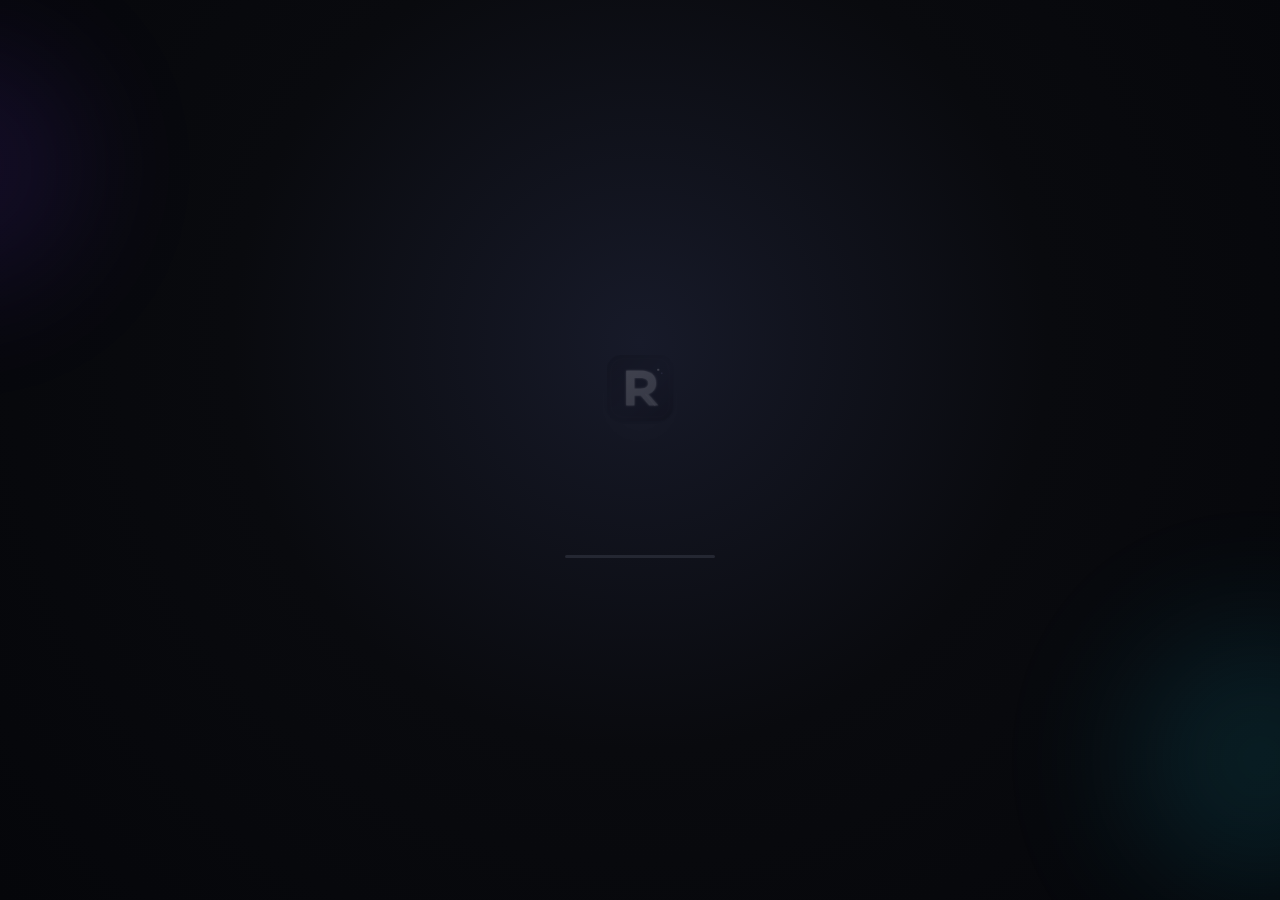
<file: index.html>
<!doctype html>
<html lang="en">
<head>
<meta charset="UTF-8">
<meta name="viewport" content="width=device-width,initial-scale=1,viewport-fit=cover">
<meta name="theme-color" content="#090a12">
<meta name="description" content="RAAZ — Your Chats Is Fully RAAZ">
<meta name="mobile-web-app-capable" content="yes">
<meta name="apple-mobile-web-app-capable" content="yes">
<meta name="apple-mobile-web-app-status-bar-style" content="black-translucent">
<link rel="icon" href="./icon.svg?v=15" type="image/svg+xml">
<link rel="apple-touch-icon" href="./icon-192.png?v=15">
<link rel="stylesheet" href="./style.css?v=15">
<link rel="manifest" href="./manifest.json?v=15">
<title>RAAZ — Your Chats Is Fully RAAZ</title>
</head>
<body>
<div id="splash" class="splash" aria-label="RAAZ loading">
  <div class="splash-orb orb-a"></div><div class="splash-orb orb-b"></div>
  <div class="splash-logo"><img src="./icon.svg?v=15" alt="RAAZ"></div>
  <div class="splash-title">RAAZ</div>
  <div class="splash-tagline">Your Chats Is Fully RAAZ</div>
  <div class="splash-line"><span></span></div>
</div>
<div id="app"></div>
<div id="toast-root" aria-live="polite"></div>
<script>
(async()=>{
  const v="15";
  if(localStorage.getItem("raaz-cache-clean")!==v){
    localStorage.setItem("raaz-cache-clean",v);
    try{const ks=await caches.keys();await Promise.all(ks.map(k=>caches.delete(k)))}catch(e){}
    try{const regs=await navigator.serviceWorker?.getRegistrations?.();await Promise.all((regs||[]).map(r=>r.unregister()))}catch(e){}
    location.reload(); return;
  }
  window.addEventListener('load',()=>setTimeout(()=>document.getElementById('splash')?.classList.add('hide'),1400));
})();
</script>
<script type="module" src="./app.js?v=15"></script>
<script>window.addEventListener('load',()=>{if('serviceWorker' in navigator){navigator.serviceWorker.register('./sw.js?v=15').catch(()=>{})}})</script>
</body>
</html>
</file>
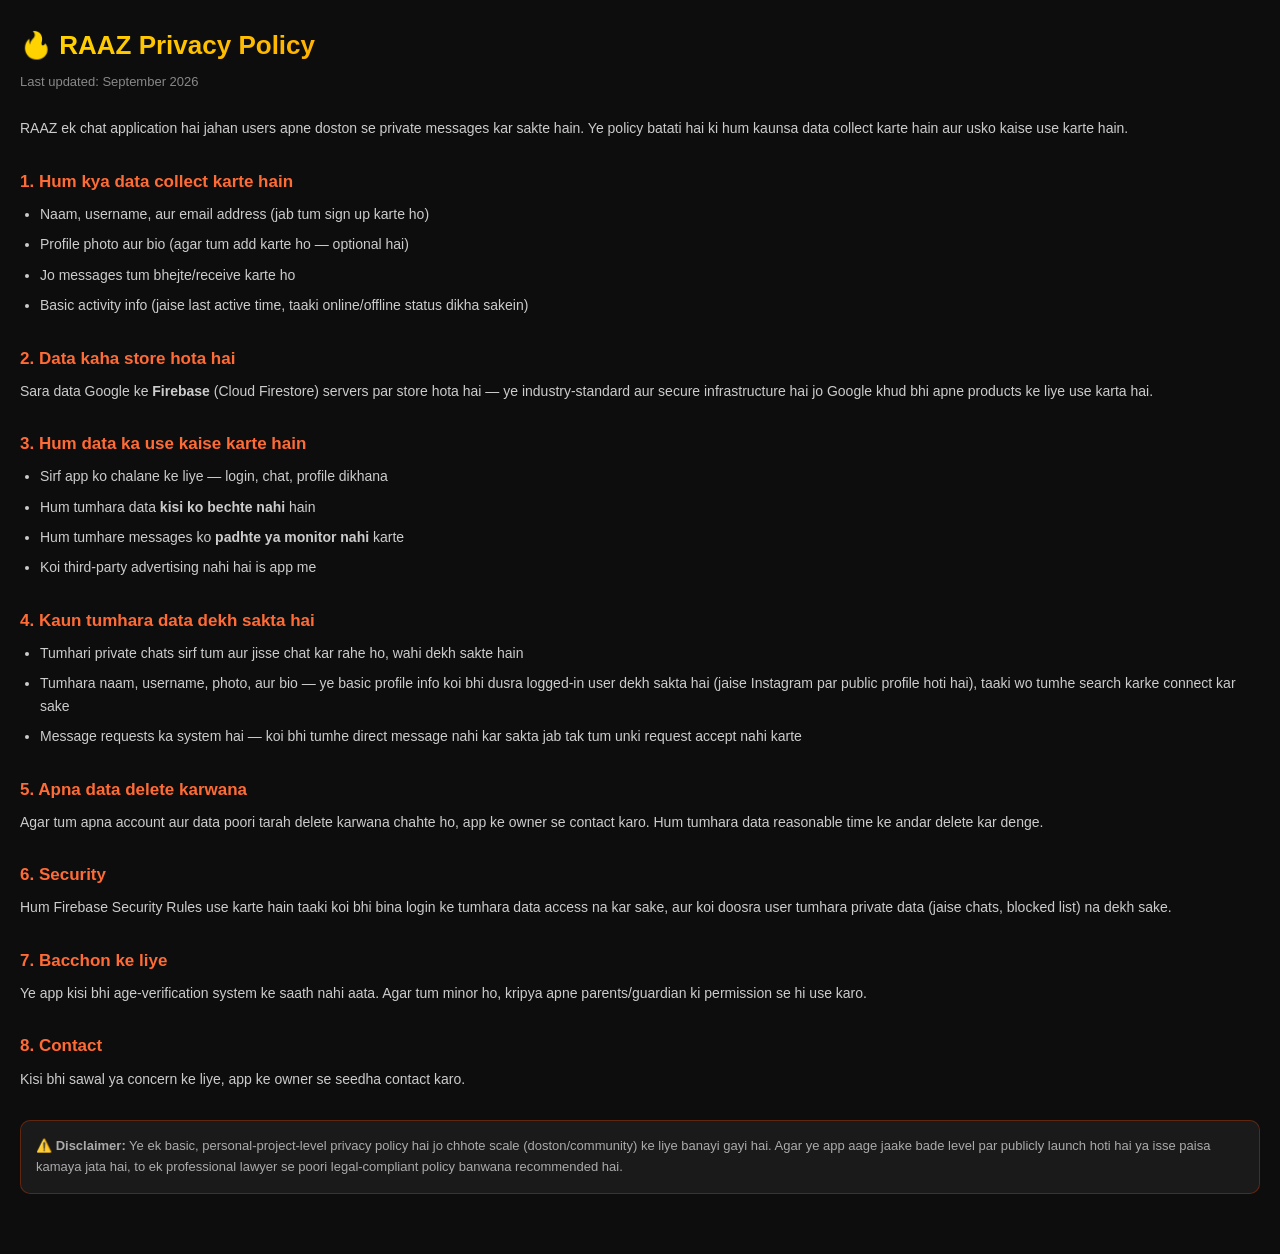
<file: privacy.html>
<!DOCTYPE html>
<html lang="hi">
<head>
<meta charset="UTF-8">
<meta name="viewport" content="width=device-width, initial-scale=1.0">
<title>Privacy Policy - RAAZ</title>
<style>
  * { box-sizing: border-box; margin: 0; padding: 0; font-family: 'Segoe UI', Arial, sans-serif; }
  body {
    background: #0d0d0d; color: #ddd; line-height: 1.6;
    padding: 25px 20px 60px;
  }
  h1 {
    background: linear-gradient(135deg, #FFD700, #FF4500);
    -webkit-background-clip: text; -webkit-text-fill-color: transparent;
    background-clip: text; font-size: 26px; margin-bottom: 5px;
  }
  .updated { color: #888; font-size: 13px; margin-bottom: 25px; }
  h2 {
    color: #FF6B35; font-size: 17px; margin-top: 28px; margin-bottom: 8px;
  }
  p, li { color: #ccc; font-size: 14px; margin-bottom: 8px; }
  ul { padding-left: 20px; margin-bottom: 10px; }
  .disclaimer {
    background: #1a1a1a; border: 1px solid rgba(255,69,0,0.3);
    border-radius: 10px; padding: 15px; margin-top: 30px; font-size: 13px; color: #aaa;
  }
  a { color: #FF6B35; }
</style>
</head>
<body>

  <h1>🔥 RAAZ Privacy Policy</h1>
  <p class="updated">Last updated: September 2026</p>

  <p>RAAZ ek chat application hai jahan users apne doston se private messages kar sakte hain. Ye policy batati hai ki hum kaunsa data collect karte hain aur usko kaise use karte hain.</p>

  <h2>1. Hum kya data collect karte hain</h2>
  <ul>
    <li>Naam, username, aur email address (jab tum sign up karte ho)</li>
    <li>Profile photo aur bio (agar tum add karte ho — optional hai)</li>
    <li>Jo messages tum bhejte/receive karte ho</li>
    <li>Basic activity info (jaise last active time, taaki online/offline status dikha sakein)</li>
  </ul>

  <h2>2. Data kaha store hota hai</h2>
  <p>Sara data Google ke <strong>Firebase</strong> (Cloud Firestore) servers par store hota hai — ye industry-standard aur secure infrastructure hai jo Google khud bhi apne products ke liye use karta hai.</p>

  <h2>3. Hum data ka use kaise karte hain</h2>
  <ul>
    <li>Sirf app ko chalane ke liye — login, chat, profile dikhana</li>
    <li>Hum tumhara data <strong>kisi ko bechte nahi</strong> hain</li>
    <li>Hum tumhare messages ko <strong>padhte ya monitor nahi</strong> karte</li>
    <li>Koi third-party advertising nahi hai is app me</li>
  </ul>

  <h2>4. Kaun tumhara data dekh sakta hai</h2>
  <ul>
    <li>Tumhari private chats sirf tum aur jisse chat kar rahe ho, wahi dekh sakte hain</li>
    <li>Tumhara naam, username, photo, aur bio — ye basic profile info koi bhi dusra logged-in user dekh sakta hai (jaise Instagram par public profile hoti hai), taaki wo tumhe search karke connect kar sake</li>
    <li>Message requests ka system hai — koi bhi tumhe direct message nahi kar sakta jab tak tum unki request accept nahi karte</li>
  </ul>

  <h2>5. Apna data delete karwana</h2>
  <p>Agar tum apna account aur data poori tarah delete karwana chahte ho, app ke owner se contact karo. Hum tumhara data reasonable time ke andar delete kar denge.</p>

  <h2>6. Security</h2>
  <p>Hum Firebase Security Rules use karte hain taaki koi bhi bina login ke tumhara data access na kar sake, aur koi doosra user tumhara private data (jaise chats, blocked list) na dekh sake.</p>

  <h2>7. Bacchon ke liye</h2>
  <p>Ye app kisi bhi age-verification system ke saath nahi aata. Agar tum minor ho, kripya apne parents/guardian ki permission se hi use karo.</p>

  <h2>8. Contact</h2>
  <p>Kisi bhi sawal ya concern ke liye, app ke owner se seedha contact karo.</p>

  <div class="disclaimer">
    ⚠️ <strong>Disclaimer:</strong> Ye ek basic, personal-project-level privacy policy hai jo chhote scale (doston/community) ke liye banayi gayi hai. Agar ye app aage jaake bade level par publicly launch hoti hai ya isse paisa kamaya jata hai, to ek professional lawyer se poori legal-compliant policy banwana recommended hai.
  </div>

</body>
</html>
</file>
<file: style.css>
:root{--bg:#090a0e;--panel:#111319;--panel2:#171922;--line:#292c36;--text:#f5f6f8;--muted:#9b9eaa;--accent:#fff;--danger:#ff5b69;--radius:20px}*{box-sizing:border-box}html,body{margin:0;min-height:100%;background:var(--bg);color:var(--text);font-family:Inter,system-ui,-apple-system,Segoe UI,Roboto,Arial,sans-serif}button,input,textarea{font:inherit}button{border:0;color:inherit;background:none;cursor:pointer}body{overflow-x:hidden}.app-shell{min-height:100vh}.topbar{position:sticky;top:0;z-index:20;height:68px;display:flex;align-items:center;justify-content:space-between;padding:10px 16px;background:rgba(9,10,14,.92);backdrop-filter:blur(18px);border-bottom:1px solid var(--line)}.brand{display:flex;flex-direction:column;text-align:left}.brand span{font-size:21px;font-weight:900;letter-spacing:.18em}.brand small{font-size:9px;color:var(--muted);margin-top:2px}.top-actions{display:flex;gap:8px}.icon-btn{width:42px;height:42px;border:1px solid var(--line);border-radius:14px;background:var(--panel);font-size:20px;position:relative}.badge{position:absolute;right:-3px;top:-5px;min-width:18px;padding:2px 5px;border-radius:10px;background:#fff;color:#111;font-size:10px;font-weight:800}.page{width:min(760px,100%);margin:auto;padding:14px 12px 100px}.bottom-nav{position:fixed;left:0;right:0;bottom:0;z-index:30;height:72px;display:flex;justify-content:space-around;align-items:center;background:rgba(12,13,17,.96);border-top:1px solid var(--line);padding-bottom:env(safe-area-inset-bottom)}.nav-item{display:flex;flex-direction:column;align-items:center;gap:4px;min-width:48px;color:var(--muted);font-size:10px}.nav-item b{font-size:22px;line-height:20px}.nav-item.active{color:#fff}.subbar{display:grid;grid-template-columns:44px 1fr 44px;align-items:center;margin:3px 0 16px}.subbar h2{text-align:center;font-size:18px;margin:0}.back{width:40px;height:40px;border:1px solid var(--line);border-radius:13px;background:var(--panel);font-size:31px;line-height:20px}.stories{display:flex;gap:11px;overflow:auto;padding:5px 2px 14px;scrollbar-width:none}.stories::-webkit-scrollbar{display:none}.story{width:68px;min-width:68px;display:flex;flex-direction:column;align-items:center;gap:6px}.story small{max-width:68px;overflow:hidden;text-overflow:ellipsis;white-space:nowrap;color:var(--muted);font-size:10px}.story.add span{width:54px;height:54px;border:1px dashed #555;border-radius:50%;display:grid;place-items:center;font-size:26px;background:var(--panel)}.avatar{width:42px;height:42px;border-radius:50%;background:linear-gradient(145deg,#eee,#5e616c);color:#111;display:grid;place-items:center;overflow:hidden;font-weight:900;flex:none}.avatar img{width:100%;height:100%;object-fit:cover}.avatar.lg{width:56px;height:56px;border:2px solid #fff}.avatar.xl{width:96px;height:96px;border:3px solid #fff}.filterbar{position:sticky;top:68px;z-index:10;display:flex;gap:8px;padding:9px 0;background:rgba(9,10,14,.94);backdrop-filter:blur(15px)}.filterbar button,.create-tabs button{padding:9px 15px;border-radius:12px;background:var(--panel);border:1px solid var(--line);color:var(--muted)}.filterbar button.active,.create-tabs button.active{background:#fff;color:#111;border-color:#fff}.feed{display:grid;gap:14px}.post-card{background:var(--panel);border:1px solid var(--line);border-radius:var(--radius);overflow:hidden}.post-head{display:flex;align-items:center;justify-content:space-between;padding:13px}.post-author{display:flex;align-items:center;gap:10px;text-align:left}.post-author span{display:flex;flex-direction:column}.post-author b{font-size:14px}.post-author small{font-size:10px;color:var(--muted);margin-top:2px}.more{color:var(--muted);font-weight:900}.post-text{padding:0 14px 12px;margin:0;line-height:1.45}.post-media{width:100%;max-height:620px;display:block;object-fit:cover;background:#050608}.post-actions{display:flex;align-items:center;gap:4px;padding:10px 12px 5px}.post-actions button{padding:7px 9px;border-radius:10px;color:#ddd}.post-actions button:hover{background:var(--panel2)}.post-meta{padding:0 14px 13px;color:var(--muted);font-size:11px}.auth-page{min-height:100vh;display:grid;place-items:center;padding:20px}.auth-card{width:min(590px,100%);padding:36px 28px;border:1px solid var(--line);border-radius:30px;background:radial-gradient(circle at top,#191b23,#0f1015 55%);box-shadow:0 20px 80px #0008;text-align:center}.logo-box{width:74px;height:74px;margin:auto;display:grid;place-items:center;border-radius:23px;background:#fff;color:#111;font-size:38px;font-weight:900}.auth-card h1{font-size:46px;letter-spacing:.22em;margin:16px 0 3px}.auth-card>p{color:var(--muted);margin:0 0 25px}.auth-tabs,.create-tabs{display:flex;gap:8px;background:#08090c;border-radius:15px;padding:5px;margin-bottom:18px}.auth-tabs button,.create-tabs button{flex:1;padding:12px;border-radius:11px;color:var(--muted)}.auth-tabs .selected{background:#1d1e24;color:#fff}.auth-card form,.composer{display:grid;gap:13px;text-align:left}.auth-card label{display:grid;gap:7px;color:var(--muted);font-size:13px}.auth-card input,.composer textarea,.search-box input,.message-form input{width:100%;background:#08090c;border:1px solid var(--line);border-radius:15px;color:#fff;padding:14px;outline:none}.auth-card input:focus,.composer textarea:focus,.search-box input:focus,.message-form input:focus{border-color:#777}.primary{background:#fff;color:#111!important;border-color:#fff!important}.wide{width:100%}.auth-card .primary,.composer .primary{padding:14px;border-radius:15px;font-weight:800}.link-btn{margin-top:12px;color:#bbb;text-decoration:underline}.security-note{font-size:11px!important;margin-top:22px!important}.search-box{display:flex;gap:8px;margin-bottom:15px}.search-box button{padding:0 15px;border:1px solid var(--line);border-radius:14px;background:#fff;color:#111;font-weight:700}.user-list,.chat-list,.notification-list,.settings-list{display:grid;gap:8px}.user-row,.chat-row,.notification,.settings-list button{display:flex;align-items:center;gap:12px;width:100%;padding:12px;border:1px solid var(--line);border-radius:16px;background:var(--panel);text-align:left}.user-row span,.chat-row span,.notification span{display:flex;flex-direction:column;min-width:0}.user-row b,.chat-row b,.notification b{font-size:14px}.user-row small,.chat-row small,.notification small{color:var(--muted);font-size:10px;margin-top:3px;white-space:nowrap;overflow:hidden;text-overflow:ellipsis}.user-row i,.chat-row i{margin-left:auto;color:var(--muted);font-size:11px;font-style:normal}.create-tabs{margin-bottom:15px}.composer{background:var(--panel);padding:15px;border:1px solid var(--line);border-radius:20px}.composer textarea{min-height:150px;resize:vertical}.file-pick{display:flex;align-items:center;justify-content:center;border:1px dashed #4b4d57;border-radius:14px;padding:15px;color:#ccc;cursor:pointer}.file-pick input{display:none}.hint{color:var(--muted);text-align:center}.reels-feed{display:grid;gap:15px}.reel-card{position:relative;border:1px solid var(--line);border-radius:20px;overflow:hidden;background:#000;min-height:450px}.reel-card video{width:100%;height:620px;max-height:75vh;object-fit:cover;display:block}.reel-overlay{position:absolute;left:0;right:0;bottom:0;padding:45px 16px 16px;background:linear-gradient(transparent,#000d)}.reel-overlay button{font-weight:900}.reel-overlay p{margin:8px 0}.reel-overlay span{font-size:11px;color:#ccc}.profile-head{text-align:center;background:var(--panel);border:1px solid var(--line);border-radius:24px;padding:24px}.profile-head>.avatar{margin:auto}.profile-head h2{margin:12px 0 2px}.profile-head>p{color:var(--muted);margin:3px}.profile-head .bio{max-width:520px;margin:12px auto}.profile-stats{display:grid;grid-template-columns:repeat(3,1fr);margin:20px 0;border-top:1px solid var(--line);border-bottom:1px solid var(--line);padding:15px 0}.profile-stats b{display:grid;font-size:18px}.profile-stats small{font-size:10px;color:var(--muted);font-weight:400}.profile-buttons{display:flex;justify-content:center;gap:8px}.profile-buttons button{padding:10px 17px;border:1px solid var(--line);border-radius:12px;background:var(--panel2)}.profile-tabs{display:flex;border-bottom:1px solid var(--line);margin:12px 0}.profile-tabs button{flex:1;padding:13px;color:var(--muted);border-bottom:2px solid transparent}.profile-tabs button.active{color:#fff;border-color:#fff}.media-grid{display:grid;grid-template-columns:repeat(3,1fr);gap:3px}.media-grid img,.media-grid video,.text-tile{width:100%;aspect-ratio:1;object-fit:cover;background:var(--panel2)}.text-tile{display:grid;place-items:center;padding:10px;font-size:12px;text-align:center}.analytics-grid{display:grid;grid-template-columns:repeat(2,1fr);gap:10px}.analytics-grid div{background:var(--panel);border:1px solid var(--line);border-radius:18px;padding:20px;text-align:center}.analytics-grid b{display:block;font-size:27px}.analytics-grid small{color:var(--muted)}.settings-list button{padding:16px}.messages{display:flex;flex-direction:column;gap:7px;min-height:calc(100vh - 220px);padding-bottom:10px}.message-wrap{display:flex;flex-direction:column;align-items:flex-start;max-width:82%}.message-wrap.mine{margin-left:auto;align-items:flex-end}.message{padding:10px 13px;border-radius:16px;background:var(--panel2);border:1px solid var(--line);line-height:1.35;word-break:break-word}.message-wrap.mine .message{background:#fff;color:#111;border-color:#fff}.message-time{font-size:9px;color:var(--muted);margin:3px 5px}.reply{display:block;padding:5px 7px;border-left:2px solid #777;margin-bottom:5px;color:#888}.message-form{position:fixed;bottom:72px;left:0;right:0;margin:auto;width:min(760px,100%);display:flex;gap:7px;padding:9px 12px;background:rgba(9,10,14,.96);border-top:1px solid var(--line);z-index:18}.message-form button{width:44px;border:1px solid var(--line);border-radius:13px}.message-form .send{background:#fff;color:#111}.typing-indicator{height:18px;color:var(--muted);font-size:10px;padding-left:8px}.empty,.muted-block,.center{text-align:center;color:var(--muted);padding:35px 12px}.spinner{width:28px;height:28px;border:3px solid #333;border-top-color:#fff;border-radius:50%;margin:0 auto 10px;animation:spin .8s linear infinite}@keyframes spin{to{transform:rotate(360deg)}}.toast{position:fixed;left:50%;bottom:88px;z-index:100;transform:translate(-50%,20px);opacity:0;background:#1e2027;border:1px solid #3a3d47;padding:12px 15px;border-radius:14px;max-width:calc(100% - 30px);font-size:13px;box-shadow:0 10px 40px #0008;transition:.2s}.toast.show{opacity:1;transform:translate(-50%,0)}.toast.error{border-color:#63323a}.toast.success{border-color:#526553}@media(min-width:800px){.bottom-nav{left:50%;right:auto;transform:translateX(-50%);width:760px;border-left:1px solid var(--line);border-right:1px solid var(--line);border-radius:20px 20px 0 0}.message-form{border-left:1px solid var(--line);border-right:1px solid var(--line)}}

/* V12 polish + entry animation */
.splash{position:fixed;inset:0;z-index:1000;display:grid;place-items:center;align-content:center;background:#07040d;overflow:hidden;transition:opacity .45s ease,visibility .45s ease}.splash.hide{opacity:0;visibility:hidden;pointer-events:none}.splash-orb{position:absolute;width:52vw;height:52vw;max-width:420px;max-height:420px;border-radius:50%;filter:blur(55px);opacity:.24;animation:orbFloat 4s ease-in-out infinite}.orb-a{background:#b52cff;transform:translate(-25%,-18%)}.orb-b{background:#ff36ce;transform:translate(25%,18%);animation-delay:-2s}.splash-logo{width:112px;height:112px;position:relative;z-index:1;border-radius:32px;padding:3px;box-shadow:0 0 55px #c23cff55;animation:logoIn .75s cubic-bezier(.2,.9,.2,1) both}.splash-logo img{width:100%;height:100%;display:block}.splash-title{position:relative;z-index:1;margin-top:24px;font-size:48px;font-weight:950;letter-spacing:.28em;margin-left:.28em;background:linear-gradient(90deg,#fff,#e66bff,#fff);-webkit-background-clip:text;background-clip:text;color:transparent;animation:titleIn .7s .12s both}.splash-tagline{position:relative;z-index:1;color:#b6b0c3;font-size:14px;margin-top:5px;animation:titleIn .7s .2s both}.splash-line{position:relative;z-index:1;width:130px;height:3px;margin-top:24px;border-radius:99px;background:#21152c;overflow:hidden}.splash-line span{display:block;width:45%;height:100%;background:linear-gradient(90deg,#ff42df,#9c5cff);border-radius:99px;animation:lineRun 1s ease-in-out infinite}@keyframes logoIn{from{transform:scale(.65) rotate(-8deg);opacity:0}to{transform:none;opacity:1}}@keyframes titleIn{from{transform:translateY(12px);opacity:0}to{transform:none;opacity:1}}@keyframes lineRun{0%{transform:translateX(-120%)}50%{transform:translateX(210%)}100%{transform:translateX(210%)}}@keyframes orbFloat{50%{transform:translate(0,10%) scale(1.08)}}
.auth-glow{box-shadow:0 20px 90px #0009,0 0 80px #a82cff12}.logo-box img{width:100%;height:100%;object-fit:cover;border-radius:20px}.error-box{border:1px solid #5a2935;border-radius:18px;background:#160e13;padding:28px}.error-box b{font-size:16px;color:#fff}.error-box p{max-width:520px;line-height:1.5}.error-box .primary{padding:10px 18px;border-radius:12px}.active-like{color:#ff4d87!important}.action{transition:transform .12s ease}.action:active{transform:scale(.9)}.reply-preview{display:none;position:fixed;left:0;right:0;bottom:126px;margin:auto;width:min(760px,100%);padding:9px 14px;background:#151720;border-top:1px solid var(--line);color:#aaa;font-size:11px;z-index:17}.reply-preview.show{display:flex;align-items:center;justify-content:space-between}.reply-preview button{font-size:20px}.edited{color:#777;margin-left:4px}.message{cursor:pointer;text-align:left}.request-strip{margin-bottom:8px}.request-strip button{width:100%;padding:11px;border:1px solid #3e3047;border-radius:14px;background:#17111d;color:#ddd}.settings-list button{transition:background .15s ease}.settings-list button:hover{background:#1b1d26}@media(max-width:420px){.auth-card{padding:28px 18px}.auth-card h1{font-size:39px}.splash-title{font-size:40px}.splash-logo{width:96px;height:96px}.page{padding-left:10px;padding-right:10px}}
.splash{position:fixed;inset:0;z-index:9999;display:grid;place-items:center;align-content:center;gap:8px;background:radial-gradient(circle at 50% 38%,#171a29 0,#090a0e 48%,#05060a 100%);overflow:hidden}.splash.hide{opacity:0;visibility:hidden;pointer-events:none;transition:opacity .45s ease,visibility .45s ease}.splash-logo{width:92px;height:92px;border-radius:26px;overflow:hidden;box-shadow:0 20px 60px rgba(255,255,255,.12);animation:splashPop .75s cubic-bezier(.2,.8,.2,1)}.splash-logo img{width:100%;height:100%;display:block}.splash-title{font-size:34px;font-weight:900;letter-spacing:.28em;margin-left:.28em;animation:splashUp .7s .12s both}.splash-tagline{font-size:12px;color:var(--muted);animation:splashUp .7s .2s both}.splash-line{width:150px;height:3px;border-radius:9px;background:#242732;overflow:hidden;margin-top:14px}.splash-line span{display:block;width:45%;height:100%;background:#fff;animation:splashLoad 1.2s ease-in-out infinite}.splash-orb{position:absolute;width:240px;height:240px;border-radius:50%;filter:blur(70px);opacity:.13}.orb-a{background:#7c3cff;left:-100px;top:10%}.orb-b{background:#22d3ee;right:-100px;bottom:5%}@keyframes splashPop{from{transform:scale(.72);opacity:0}to{transform:scale(1);opacity:1}}@keyframes splashUp{from{transform:translateY(12px);opacity:0}to{transform:none;opacity:1}}@keyframes splashLoad{0%{transform:translateX(-120%)}50%{transform:translateX(100%)}100%{transform:translateX(260%)}}.fatal-page{min-height:100vh;display:grid;place-items:center;padding:24px;background:var(--bg)}.fatal-card{width:min(420px,100%);padding:30px;border:1px solid var(--line);border-radius:24px;background:var(--panel);text-align:center}.fatal-card img{width:82px;height:82px;border-radius:22px}.fatal-card h1{margin:12px 0 4px}.fatal-card p{color:var(--muted)}.fatal-card small{display:block;color:var(--danger);margin:14px 0 20px;word-break:break-word}
</file>
